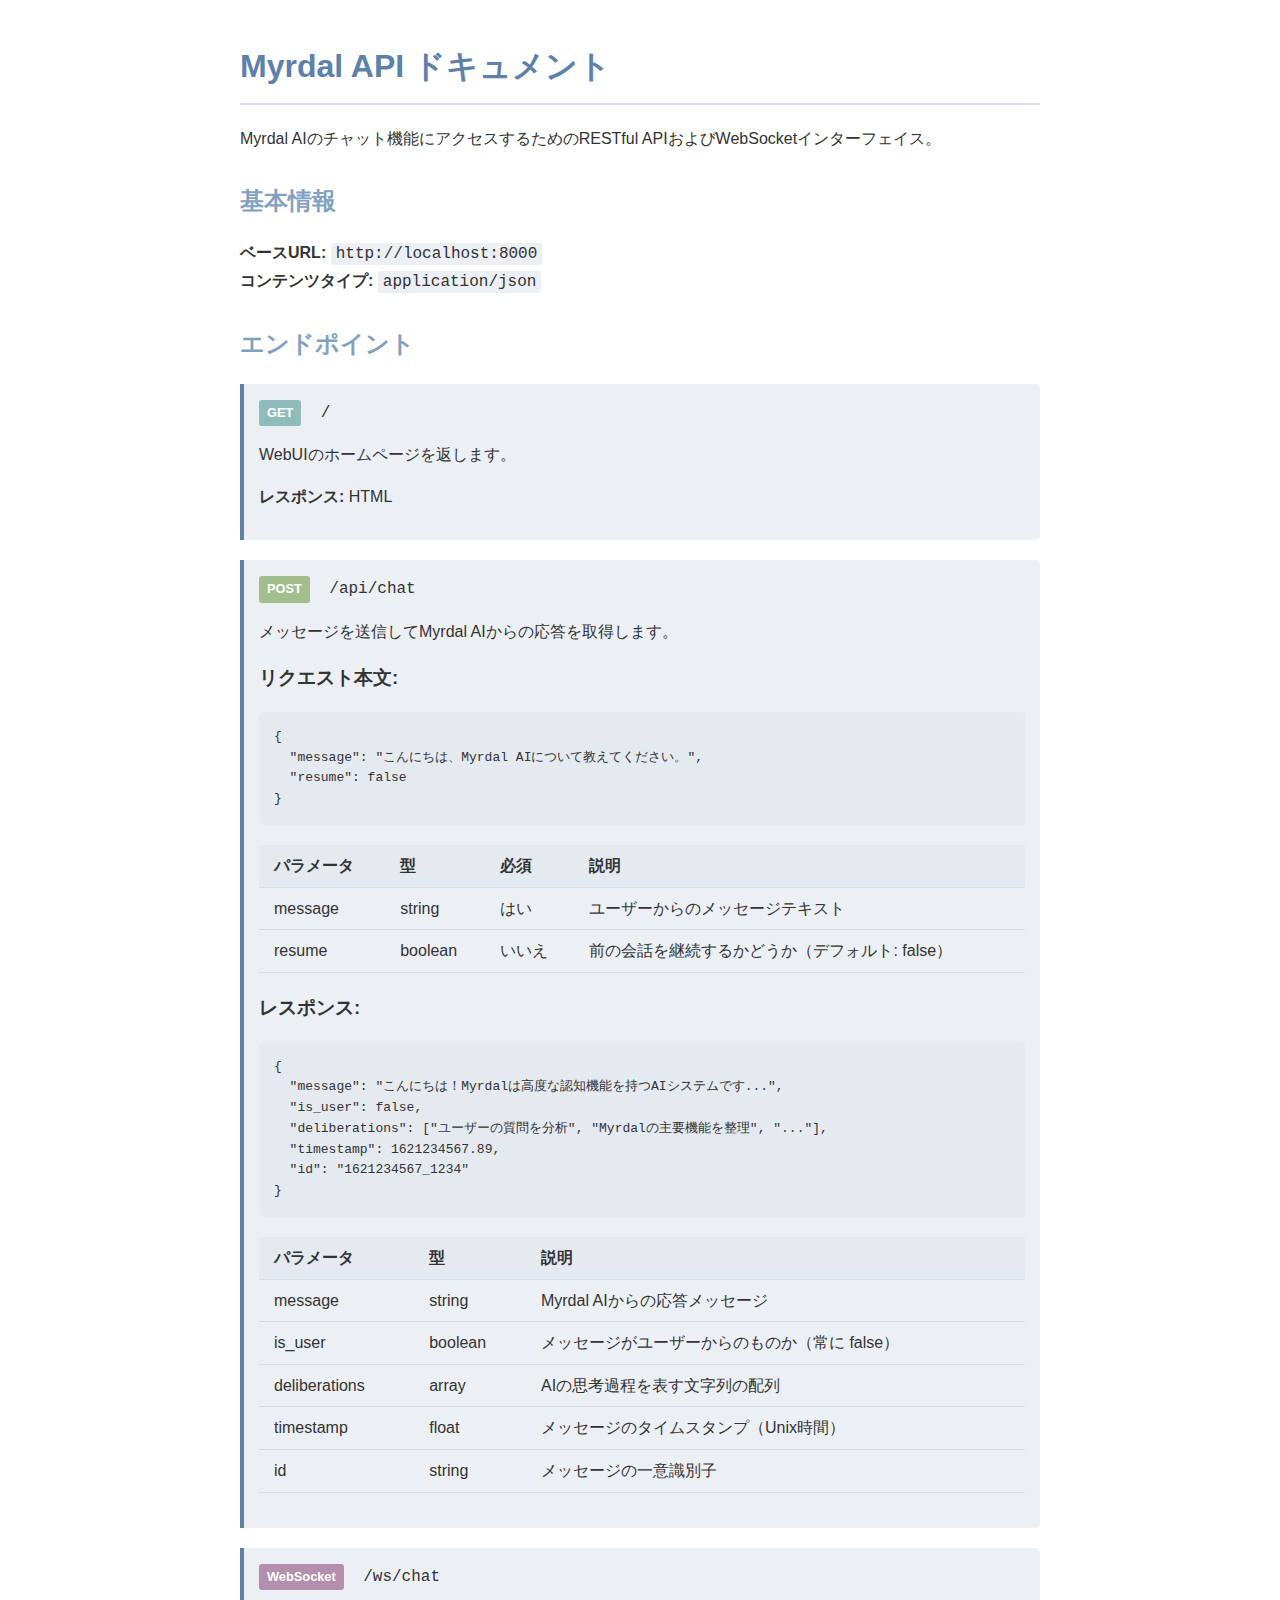
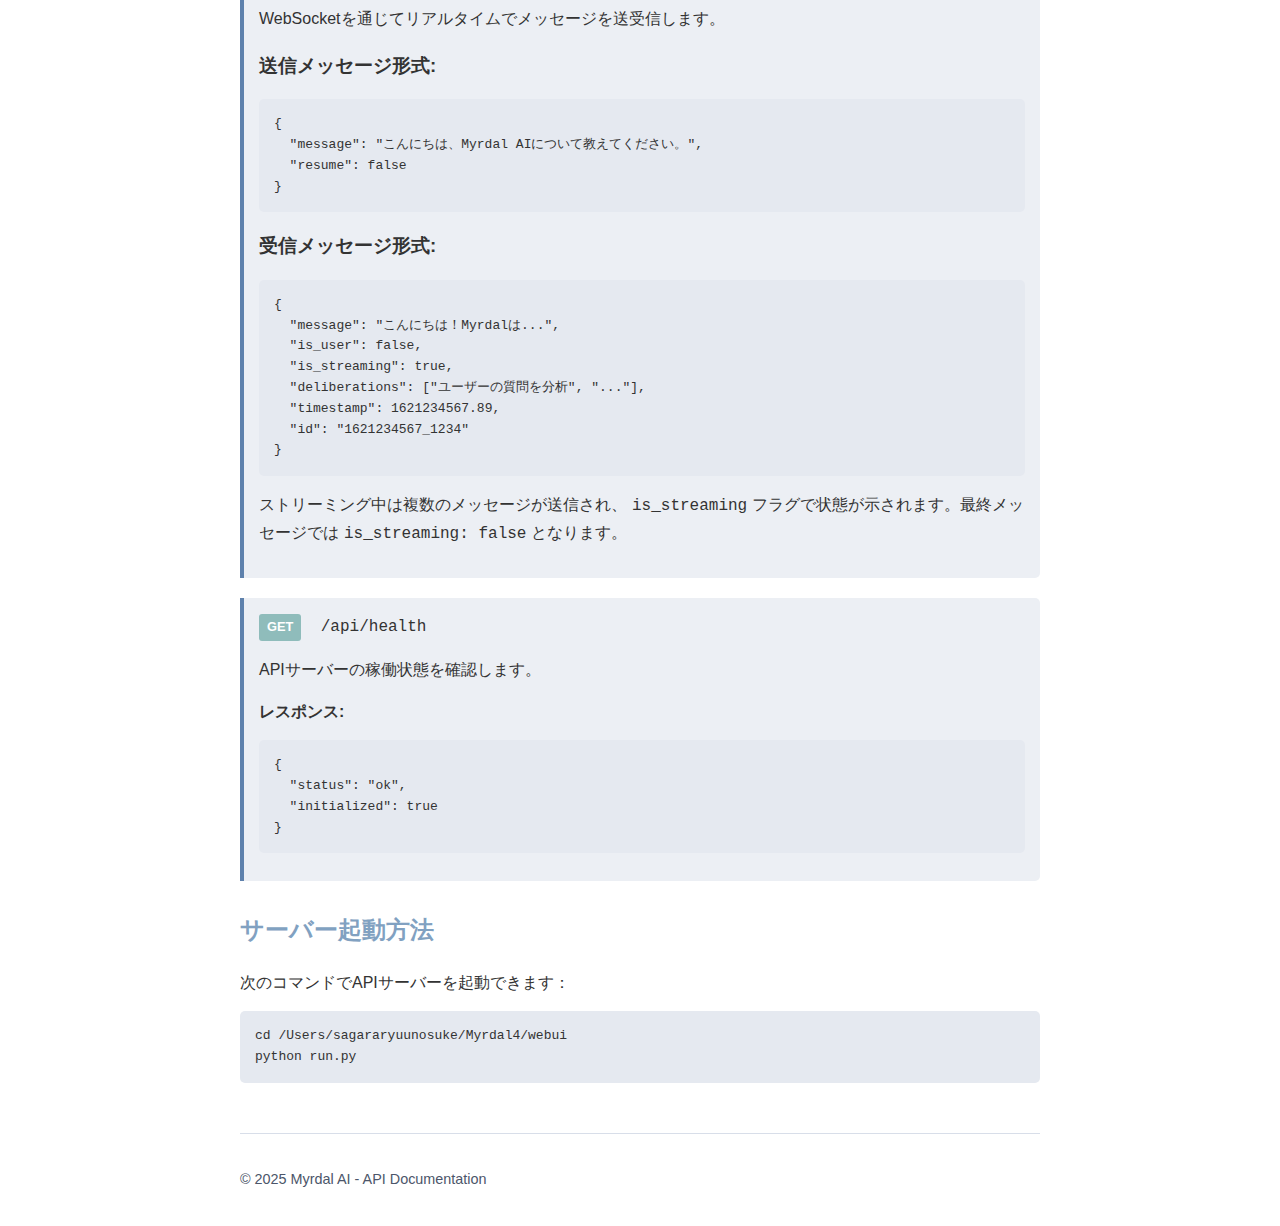
<file: webui/templates/api_docs.html>
<!DOCTYPE html>
<html lang="ja">
<head>
    <meta charset="UTF-8">
    <meta name="viewport" content="width=device-width, initial-scale=1.0">
    <title>Myrdal API ドキュメント</title>
    <style>
        body {
            font-family: -apple-system, BlinkMacSystemFont, "Segoe UI", Roboto, Oxygen-Sans, Ubuntu, Cantarell, "Helvetica Neue", sans-serif;
            line-height: 1.6;
            color: #333;
            max-width: 800px;
            margin: 0 auto;
            padding: 20px;
        }
        h1 {
            color: #5E81AC;
            border-bottom: 2px solid #D8DEE9;
            padding-bottom: 10px;
        }
        h2 {
            color: #81A1C1;
            margin-top: 30px;
        }
        code {
            background-color: #ECEFF4;
            padding: 2px 5px;
            border-radius: 3px;
            font-family: 'Menlo', 'Monaco', 'Courier New', monospace;
        }
        pre {
            background-color: #E5E9F0;
            padding: 15px;
            border-radius: 5px;
            overflow-x: auto;
        }
        .endpoint {
            background-color: #ECEFF4;
            border-left: 4px solid #5E81AC;
            padding: 15px;
            margin: 20px 0;
            border-radius: 0 5px 5px 0;
        }
        .method {
            display: inline-block;
            padding: 3px 8px;
            color: white;
            border-radius: 3px;
            font-weight: bold;
            font-size: 0.8em;
            margin-right: 10px;
        }
        .get {
            background-color: #8FBCBB;
        }
        .post {
            background-color: #A3BE8C;
        }
        .websocket {
            background-color: #B48EAD;
        }
        table {
            width: 100%;
            border-collapse: collapse;
            margin: 20px 0;
        }
        th, td {
            padding: 8px 15px;
            text-align: left;
            border-bottom: 1px solid #D8DEE9;
        }
        th {
            background-color: #E5E9F0;
        }
        .footer {
            margin-top: 50px;
            border-top: 1px solid #D8DEE9;
            padding-top: 20px;
            color: #4C566A;
            font-size: 0.9em;
        }
    </style>
</head>
<body>
    <h1>Myrdal API ドキュメント</h1>
    
    <p>Myrdal AIのチャット機能にアクセスするためのRESTful APIおよびWebSocketインターフェイス。</p>
    
    <h2>基本情報</h2>
    <p>
        <strong>ベースURL:</strong> <code>http://localhost:8000</code><br>
        <strong>コンテンツタイプ:</strong> <code>application/json</code>
    </p>
    
    <h2>エンドポイント</h2>
    
    <div class="endpoint">
        <span class="method get">GET</span> <code>/</code>
        <p>WebUIのホームページを返します。</p>
        <p><strong>レスポンス:</strong> HTML</p>
    </div>
    
    <div class="endpoint">
        <span class="method post">POST</span> <code>/api/chat</code>
        <p>メッセージを送信してMyrdal AIからの応答を取得します。</p>
        
        <h3>リクエスト本文:</h3>
        <pre>{
  "message": "こんにちは、Myrdal AIについて教えてください。",
  "resume": false
}</pre>
        
        <table>
            <thead>
                <tr>
                    <th>パラメータ</th>
                    <th>型</th>
                    <th>必須</th>
                    <th>説明</th>
                </tr>
            </thead>
            <tbody>
                <tr>
                    <td>message</td>
                    <td>string</td>
                    <td>はい</td>
                    <td>ユーザーからのメッセージテキスト</td>
                </tr>
                <tr>
                    <td>resume</td>
                    <td>boolean</td>
                    <td>いいえ</td>
                    <td>前の会話を継続するかどうか（デフォルト: false）</td>
                </tr>
            </tbody>
        </table>
        
        <h3>レスポンス:</h3>
        <pre>{
  "message": "こんにちは！Myrdalは高度な認知機能を持つAIシステムです...",
  "is_user": false,
  "deliberations": ["ユーザーの質問を分析", "Myrdalの主要機能を整理", "..."],
  "timestamp": 1621234567.89,
  "id": "1621234567_1234"
}</pre>
        
        <table>
            <thead>
                <tr>
                    <th>パラメータ</th>
                    <th>型</th>
                    <th>説明</th>
                </tr>
            </thead>
            <tbody>
                <tr>
                    <td>message</td>
                    <td>string</td>
                    <td>Myrdal AIからの応答メッセージ</td>
                </tr>
                <tr>
                    <td>is_user</td>
                    <td>boolean</td>
                    <td>メッセージがユーザーからのものか（常に false）</td>
                </tr>
                <tr>
                    <td>deliberations</td>
                    <td>array</td>
                    <td>AIの思考過程を表す文字列の配列</td>
                </tr>
                <tr>
                    <td>timestamp</td>
                    <td>float</td>
                    <td>メッセージのタイムスタンプ（Unix時間）</td>
                </tr>
                <tr>
                    <td>id</td>
                    <td>string</td>
                    <td>メッセージの一意識別子</td>
                </tr>
            </tbody>
        </table>
    </div>
    
    <div class="endpoint">
        <span class="method websocket">WebSocket</span> <code>/ws/chat</code>
        <p>WebSocketを通じてリアルタイムでメッセージを送受信します。</p>
        
        <h3>送信メッセージ形式:</h3>
        <pre>{
  "message": "こんにちは、Myrdal AIについて教えてください。",
  "resume": false
}</pre>
        
        <h3>受信メッセージ形式:</h3>
        <pre>{
  "message": "こんにちは！Myrdalは...",
  "is_user": false,
  "is_streaming": true,
  "deliberations": ["ユーザーの質問を分析", "..."],
  "timestamp": 1621234567.89,
  "id": "1621234567_1234"
}</pre>
        
        <p>ストリーミング中は複数のメッセージが送信され、<code>is_streaming</code>フラグで状態が示されます。最終メッセージでは<code>is_streaming: false</code>となります。</p>
    </div>
    
    <div class="endpoint">
        <span class="method get">GET</span> <code>/api/health</code>
        <p>APIサーバーの稼働状態を確認します。</p>
        <p><strong>レスポンス:</strong></p>
        <pre>{
  "status": "ok",
  "initialized": true
}</pre>
    </div>
    
    <h2>サーバー起動方法</h2>
    <p>次のコマンドでAPIサーバーを起動できます：</p>
    <pre>cd /Users/sagararyuunosuke/Myrdal4/webui
python run.py</pre>
    
    <div class="footer">
        <p>© 2025 Myrdal AI - API Documentation</p>
    </div>
</body>
</html>
</file>
